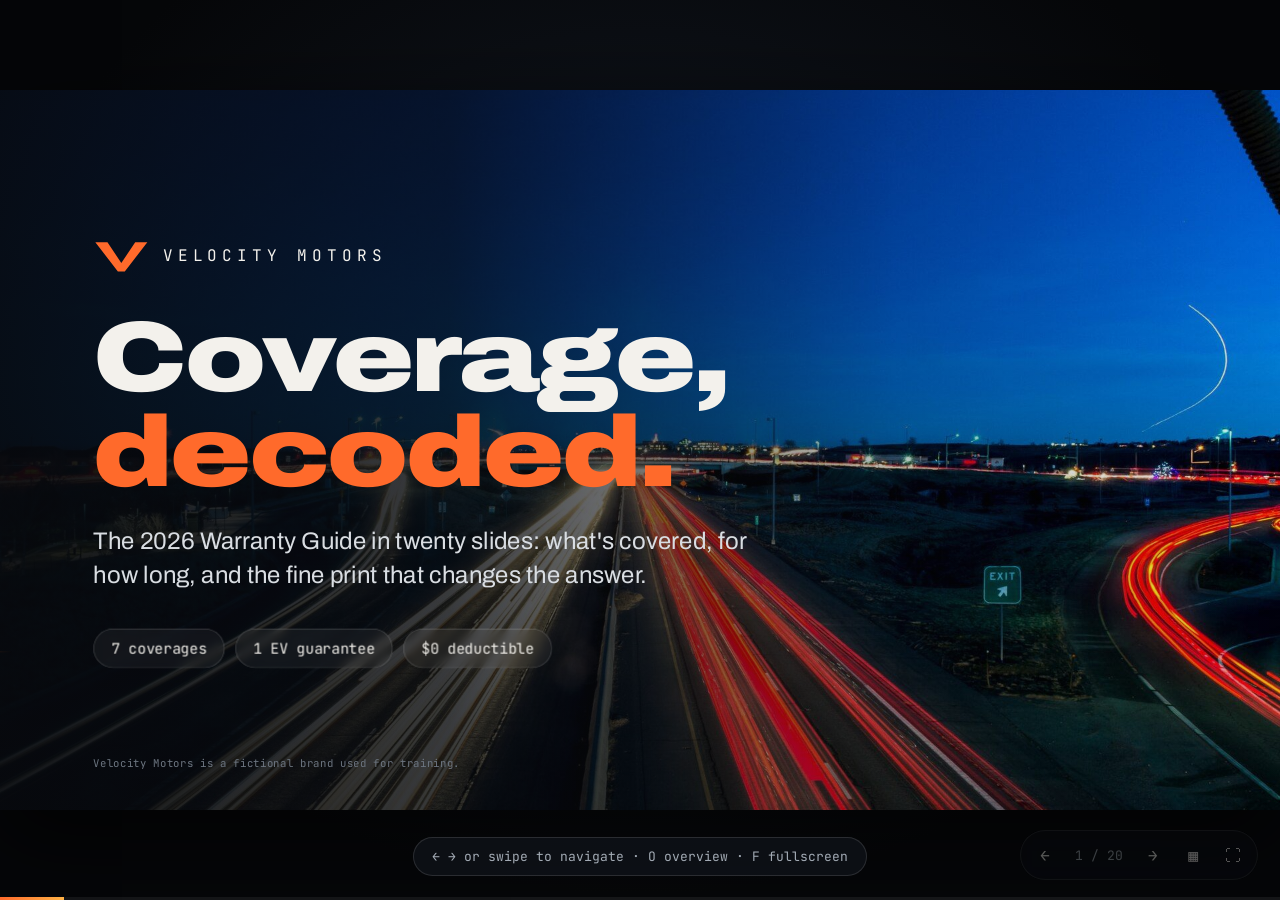
<file: index.html>
<!doctype html>
<html lang="en">
<head>
<meta charset="utf-8">
<meta name="viewport" content="width=device-width, initial-scale=1">
<title>Velocity Warranty 2026</title>
<meta name="description" content="A 20-slide visual briefing on the Velocity Motors 2026 warranty: coverage terms, EV battery guarantees, roadside assistance, CPO and claims.">
<link rel="preconnect" href="https://fonts.googleapis.com">
<link rel="preconnect" href="https://fonts.gstatic.com" crossorigin>
<link href="https://fonts.googleapis.com/css2?family=Archivo:wdth,wght@62..125,300..900&family=JetBrains+Mono:wght@400;600&display=swap" rel="stylesheet">
<link rel="stylesheet" href="deck.css">
</head>
<body>
<div class="viewport" id="viewport">
<div class="stage" id="stage">

<!-- 01 TITLE -->
<section class="slide s-title" data-title="Title">
  <div class="bg kb" style="background-image:url(img/hero.jpg)"></div>
  <div class="shade shade-left"></div>
  <div class="speedlines" aria-hidden="true"><i></i><i></i><i></i><i></i><i></i></div>
  <div class="content">
    <div class="brand reveal"><svg class="logo" viewBox="0 0 64 40"><path d="M2 4h14l16 24L48 4h14L36 38h-8z"/></svg><span>VELOCITY MOTORS</span></div>
    <h1 class="mega reveal" style="--d:.15s">Coverage,<br><em>decoded.</em></h1>
    <p class="lede reveal" style="--d:.3s">The 2026 Warranty Guide in twenty slides: what's covered, for how long, and the fine print that changes the answer.</p>
    <div class="chips reveal" style="--d:.45s"><span>7 coverages</span><span>1 EV guarantee</span><span>$0 deductible</span></div>
  </div>
  <p class="fineprint">Velocity Motors is a fictional brand used for training.</p>
</section>

<!-- 02 SEVEN PROMISES -->
<section class="slide s-grid" data-title="Seven promises">
  <div class="content">
    <p class="kicker reveal">The guide at a glance</p>
    <h2 class="reveal" style="--d:.1s">Seven promises, <em>one owner's manual.</em></h2>
    <div class="promise-grid">
      <article class="promise reveal" style="--d:.2s;--img:url(img/newcar.jpg)"><b>§1</b><h3>Basic</h3><p>4 yrs · 50k mi</p></article>
      <article class="promise reveal" style="--d:.26s;--img:url(img/engine.jpg)"><b>§2</b><h3>Powertrain</h3><p>6 yrs · 70k mi</p></article>
      <article class="promise reveal" style="--d:.32s;--img:url(img/rust.jpg)"><b>§3</b><h3>Corrosion</h3><p>7 yrs · unlimited mi</p></article>
      <article class="promise ev reveal" style="--d:.38s;--img:url(img/evcharge.jpg)"><b>§4</b><h3>EV components</h3><p>8 yrs · 100k mi</p></article>
      <article class="promise reveal" style="--d:.44s;--img:url(img/tow.jpg)"><b>§5</b><h3>Roadside</h3><p>5 yrs · unlimited mi</p></article>
      <article class="promise reveal" style="--d:.5s;--img:url(img/usedlot.jpg)"><b>§6</b><h3>Certified<br>Pre-Owned</h3><p>12 mo · 12k mi</p></article>
      <article class="promise reveal" style="--d:.56s;--img:url(img/mechanic.jpg)"><b>§7</b><h3>Claims</h3><p>Any dealer · $0</p></article>
    </div>
  </div>
</section>

<!-- 03 TIMELINE -->
<section class="slide s-timeline" data-title="Coverage timeline">
  <div class="content">
    <p class="kicker reveal">Coverage map</p>
    <h2 class="reveal" style="--d:.1s">How long each promise <em>lasts.</em></h2>
    <div class="tl reveal" style="--d:.2s">
      <div class="tl-axis"><span>0</span><span>1</span><span>2</span><span>3</span><span>4</span><span>5</span><span>6</span><span>7</span><span>8 yrs</span></div>
      <div class="tl-row first"><label>Wear items</label><div class="bar" style="--w:12.5%;--i:0"><span>12 mo · 12k mi</span></div></div>
      <div class="tl-row"><label>Basic</label><div class="bar" style="--w:50%;--i:1"><span>4 yrs · 50k mi</span></div></div>
      <div class="tl-row"><label>Roadside</label><div class="bar alt" style="--w:62.5%;--i:2"><span>5 yrs · unlimited mi</span></div></div>
      <div class="tl-row"><label>Powertrain</label><div class="bar" style="--w:75%;--i:3"><span>6 yrs · 70k mi</span></div></div>
      <div class="tl-row"><label>Corrosion</label><div class="bar alt" style="--w:87.5%;--i:4"><span>7 yrs · unlimited mi</span></div></div>
      <div class="tl-row"><label>EV drive &amp; charger</label><div class="bar ev" style="--w:100%;--i:5"><span>8 yrs · 100k mi</span></div></div>
      <div class="tl-row"><label>HV battery</label><div class="bar ev" style="--w:100%;--i:6"><span>8 yrs · 100k mi · &ge;70% capacity</span></div></div>
    </div>
    <div class="legend reveal" style="--d:.5s"><span class="k k-std"></span>Mileage-capped <span class="k k-alt"></span>Unlimited miles <span class="k k-ev"></span>Velocity Volt (EV)</div>
  </div>
</section>

<!-- 04 BASIC DIVIDER -->
<section class="slide s-divider" data-title="Basic coverage">
  <div class="bg kb" style="background-image:url(img/newcar.jpg)"></div>
  <div class="shade shade-bottom"></div>
  <div class="content">
    <p class="kicker reveal">§1 · Bumper-to-bumper</p>
    <div class="bignum reveal" style="--d:.1s"><span>4</span><small>years</small><i>/</i><span>50k</span><small>miles</small></div>
    <p class="lede reveal" style="--d:.25s">Every new Velocity is covered against <strong>defects in materials or workmanship</strong>, whichever limit you reach first.</p>
  </div>
</section>

<!-- 05 WHICHEVER COMES FIRST -->
<section class="slide s-first" data-title="Whichever comes first">
  <div class="content">
    <p class="kicker reveal">The two-clock rule</p>
    <h2 class="reveal" style="--d:.1s">Two clocks run at once. <em>The first to hit zero wins.</em></h2>
    <div class="race">
      <div class="driver reveal" style="--d:.25s">
        <h4>Commuter Casey <small>drives 9,500 mi / yr</small></h4>
        <div class="track"><div class="lane"><span class="ico">⏱</span><div class="fill t" style="--w:100%"></div><b>4 yrs ✓ hits first</b></div>
        <div class="lane"><span class="ico">◎</span><div class="fill m" style="--w:76%"></div><b>38,000 mi</b></div></div>
        <p>Coverage ends at <strong>year 4</strong>, with 12,000 miles still unused.</p>
      </div>
      <div class="driver reveal" style="--d:.4s">
        <h4>Road-tripper Riley <small>drives 20,000 mi / yr</small></h4>
        <div class="track"><div class="lane"><span class="ico">⏱</span><div class="fill t" style="--w:62.5%"></div><b>2.5 yrs</b></div>
        <div class="lane"><span class="ico">◎</span><div class="fill m" style="--w:100%"></div><b>50,000 mi ✓ hits first</b></div></div>
        <p>Coverage ends at <strong>year 2½</strong>. The mileage cap arrived first.</p>
      </div>
    </div>
    <p class="note reveal" style="--d:.55s">Applies to Basic, Powertrain, EV components and wear items. Corrosion and Roadside have only a time limit.</p>
  </div>
</section>

<!-- 06 WEAR ITEMS -->
<section class="slide s-wear" data-title="Wear items">
  <div class="split">
    <div class="photo reveal-img"><div class="bg kb" style="background-image:url(img/brakes.jpg)"></div></div>
    <div class="content">
      <p class="kicker reveal">§1 · The wear-item exception</p>
      <h2 class="reveal" style="--d:.1s">Covered for year one. <em>Then they're yours.</em></h2>
      <p class="body reveal" style="--d:.2s">Wear items are excluded <strong>after 12 months / 12,000 miles</strong>. A defect inside that window is still covered.</p>
      <div class="icons4">
        <div class="ic reveal" style="--d:.3s"><svg viewBox="0 0 48 48"><circle cx="24" cy="24" r="18"/><circle cx="24" cy="24" r="6"/><path d="M10 14a18 18 0 0 1 10-8M30 6a18 18 0 0 1 8 6"/></svg><span>Brake pads</span></div>
        <div class="ic reveal" style="--d:.36s"><svg viewBox="0 0 48 48"><path d="M6 38 40 12"/><path d="M40 12l3 3"/><path d="M12 33l-4 5h8z"/><path d="M8 40c10-16 22-24 34-26"/></svg><span>Wiper blades</span></div>
        <div class="ic reveal" style="--d:.42s"><svg viewBox="0 0 48 48"><circle cx="24" cy="24" r="19"/><circle cx="24" cy="24" r="9"/><path d="M24 5v6M24 37v6M5 24h6M37 24h6M10.5 10.5l4 4M33.5 33.5l4 4M37.5 10.5l-4 4M10.5 37.5l4-4"/></svg><span>Tires</span></div>
        <div class="ic reveal" style="--d:.48s"><svg viewBox="0 0 48 48"><path d="M17 30c-4-3-6-7-6-11a13 13 0 0 1 26 0c0 4-2 8-6 11v5H17z"/><path d="M18 40h12M20 44h8M24 30v-8l-4-4M24 22l4-4"/></svg><span>Bulbs</span></div>
      </div>
    </div>
  </div>
</section>

<!-- 07 POWERTRAIN -->
<section class="slide s-power" data-title="Powertrain">
  <div class="bg kb" style="background-image:url(img/engine.jpg)"></div>
  <div class="shade shade-left strong"></div>
  <div class="content">
    <p class="kicker reveal">§2 · Powertrain</p>
    <div class="bignum reveal" style="--d:.1s"><span>6</span><small>years</small><i>/</i><span>70k</span><small>miles</small></div>
    <p class="lede reveal" style="--d:.2s">The parts that make it move, covered two years longer than Basic.</p>
    <ul class="parts">
      <li class="reveal" style="--d:.3s"><b>01</b>Engine</li>
      <li class="reveal" style="--d:.36s"><b>02</b>Transmission</li>
      <li class="reveal" style="--d:.42s"><b>03</b>Drive axles</li>
      <li class="reveal hl" style="--d:.48s"><b>04</b>Hybrid control module <small>hybrids only</small></li>
    </ul>
  </div>
</section>

<!-- 08 CORROSION -->
<section class="slide s-rust" data-title="Corrosion">
  <div class="content">
    <p class="kicker reveal">§3 · Corrosion: 7 years, unlimited miles</p>
    <h2 class="reveal" style="--d:.1s">Rust through it, <em>not rust on it.</em></h2>
    <div class="versus">
      <figure class="vcard yes reveal" style="--d:.2s"><div class="bg" style="background-image:url(img/rust.jpg)"></div><figcaption><span class="badge ok">Covered</span><h3>Perforation</h3><p>Rust that eats a hole clean through the panel.</p></figcaption></figure>
      <div class="vs reveal" style="--d:.3s">vs</div>
      <figure class="vcard no reveal" style="--d:.35s"><div class="bg" style="background-image:url(img/surfacerust.jpg)"></div><figcaption><span class="badge bad">Not covered</span><h3>Surface rust</h3><p>Cosmetic oxidation on the outside of the metal.</p></figcaption></figure>
    </div>
  </div>
</section>

<!-- 09 EV DIVIDER -->
<section class="slide s-divider ev-theme" data-title="Velocity Volt">
  <div class="bg kb" style="background-image:url(img/evcharge.jpg)"></div>
  <div class="shade shade-bottom ev"></div>
  <div class="content">
    <p class="kicker reveal">§4 · Electric vehicle components · Velocity Volt</p>
    <div class="bignum reveal" style="--d:.1s"><span>8</span><small>years</small><i>/</i><span>100k</span><small>miles</small></div>
    <p class="lede reveal" style="--d:.25s">The longest coverage in the guide applies to the <strong>drive unit</strong>, the <strong>on-board charger</strong> and the <strong>high-voltage battery</strong>.</p>
  </div>
</section>

<!-- 10 BATTERY 70% -->
<section class="slide s-battery ev-theme" data-title="Battery guarantee">
  <div class="split rev">
    <div class="content">
      <p class="kicker reveal">§4.2 · High-voltage battery</p>
      <h2 class="reveal" style="--d:.1s">Two guarantees <em>in one battery.</em></h2>
      <div class="pair">
        <div class="reveal" style="--d:.2s"><h4>① Defects</h4><p>Any failure from materials or workmanship.</p></div>
        <div class="reveal" style="--d:.3s"><h4>② Capacity loss</h4><p>If usable capacity falls <strong>below 70%</strong> of the original rating.</p></div>
      </div>
      <p class="note reveal" style="--d:.4s">Both are limited to 8 years or 100,000 miles, whichever comes first.</p>
    </div>
    <div class="batt-wrap reveal" style="--d:.25s">
      <div class="battery">
        <div class="cap"></div>
        <div class="cells"><div class="charge"></div></div><div class="line70"><span>70% threshold</span></div>
      </div>
      <div class="batt-legend"><p><b class="okc">71–100%</b> Normal ageing</p><p><b class="badc">&lt; 70%</b> Warranty claim</p></div>
    </div>
  </div>
</section>

<!-- 11 TRANSFER -->
<section class="slide s-keys" data-title="Transferability">
  <div class="bg kb" style="background-image:url(img/keys.jpg)"></div>
  <div class="shade shade-right strong"></div>
  <div class="content right">
    <p class="kicker reveal">§4.3 · Transferability</p>
    <h2 class="reveal" style="--d:.1s">The warranty goes <em>with the car.</em></h2>
    <ul class="checks">
      <li class="reveal" style="--d:.2s"><b>Automatic.</b> No paperwork for the next owner.</li>
      <li class="reveal" style="--d:.28s"><b>Free.</b> No transfer fee.</li>
      <li class="reveal" style="--d:.36s"><b>Remainder of term.</b> The clock keeps running; it doesn't reset.</li>
    </ul>
    <div class="callout reveal" style="--d:.46s"><b>Easy to miss:</b> it sits in the EV section, but it applies to <u>all</u> Velocity warranties.</div>
  </div>
</section>

<!-- 12 EXCLUSIONS -->
<section class="slide s-excl" data-title="Exclusions">
  <div class="content">
    <p class="kicker reveal">§4.4 · Exclusions</p>
    <h2 class="reveal" style="--d:.1s">Three ways to <em>void a repair.</em></h2>
    <div class="excl">
      <figure class="ecard reveal" style="--d:.2s"><div class="bg" style="background-image:url(img/flood.jpg)"></div><figcaption><span class="x">✕</span><h3>Flooding</h3><p>Water damage from driving or parking in floods.</p></figcaption></figure>
      <figure class="ecard reveal" style="--d:.3s"><div class="bg" style="background-image:url(img/track.jpg)"></div><figcaption><span class="x">✕</span><h3>Racing &amp; track use</h3><p>Track days count as track use.</p></figcaption></figure>
      <figure class="ecard reveal" style="--d:.4s"><div class="bg" style="background-image:url(img/charger.jpg)"></div><figcaption><span class="x">✕</span><h3>Non-approved chargers</h3><p>Charge with approved equipment only.</p></figcaption></figure>
    </div>
  </div>
</section>

<!-- 13 ROADSIDE -->
<section class="slide s-road" data-title="Roadside assistance">
  <div class="bg kb" style="background-image:url(img/nightroad.jpg)"></div>
  <div class="shade shade-bottom strong"></div>
  <div class="content">
    <p class="kicker reveal">§5 · Roadside assistance</p>
    <h2 class="reveal" style="--d:.1s">24/7 for 5 years. <em>No mileage cap.</em></h2>
    <div class="services">
      <div class="svc reveal" style="--d:.2s"><svg viewBox="0 0 48 48"><path d="M4 32V20h18v12M22 24h10l6 8M4 32h40"/><circle cx="12" cy="34" r="4"/><circle cx="36" cy="34" r="4"/><path d="M22 20 34 8l4 4"/></svg><h4>Towing</h4><p>To the nearest Velocity dealer</p></div>
      <div class="svc reveal" style="--d:.28s"><svg viewBox="0 0 48 48"><circle cx="24" cy="24" r="18"/><circle cx="24" cy="24" r="8"/><path d="M24 6v4M24 38v4M6 24h4M38 24h4"/></svg><h4>Flat tire</h4><p>Change to the spare</p></div>
      <div class="svc reveal" style="--d:.36s"><svg viewBox="0 0 48 48"><rect x="6" y="14" width="36" height="26" rx="3"/><path d="M14 14v-4h6v4M28 14v-4h6v4M14 26h6M31 23v6M28 26h6"/></svg><h4>Jump start</h4><p>Dead 12-volt battery</p></div>
      <div class="svc reveal" style="--d:.44s"><svg viewBox="0 0 48 48"><rect x="10" y="22" width="28" height="20" rx="3"/><path d="M16 22v-6a8 8 0 0 1 16 0v6M24 30v5"/></svg><h4>Lockout</h4><p>Keys locked inside</p></div>
    </div>
  </div>
</section>

<!-- 14 CPO -->
<section class="slide s-cpo" data-title="Certified Pre-Owned">
  <div class="split">
    <div class="photo reveal-img"><div class="bg kb" style="background-image:url(img/inspection.jpg)"></div></div>
    <div class="content">
      <p class="kicker reveal">§6 · Certified Pre-Owned</p>
      <div class="huge reveal" style="--d:.1s">172<small>-point inspection</small></div>
      <p class="body reveal" style="--d:.2s">Every CPO vehicle is inspected before sale, then gets two layers of protection:</p>
      <div class="pair">
        <div class="reveal" style="--d:.3s"><h4>12 mo / 12k mi</h4><p>Comprehensive warranty that <strong>starts when the original Basic warranty ends</strong>.</p></div>
        <div class="reveal" style="--d:.4s"><h4>+ Powertrain</h4><p>The remaining time and miles of the original 6 yr / 70k coverage.</p></div>
      </div>
    </div>
  </div>
</section>

<!-- 15 CPO STACK -->
<section class="slide s-stack" data-title="How CPO stacks">
  <div class="content">
    <p class="kicker reveal">§6 · Worked example</p>
    <h2 class="reveal" style="--d:.1s">CPO extends coverage. <em>It doesn't replace it.</em></h2>
    <div class="stack reveal" style="--d:.2s">
      <div class="st-axis"><span>Yr 0</span><span>1</span><span>2</span><span>3</span><span>4</span><span>5</span><span>6</span></div>
      <div class="buy" style="--x:41.6%"><span>Bought CPO at 2½ yrs</span></div>
      <div class="st-row"><label>Original Basic</label><div class="seg" style="--a:0%;--b:66.6%;--i:0">Remaining Basic</div></div>
      <div class="st-row"><label>CPO comprehensive</label><div class="seg cpo" style="--a:66.6%;--b:83.3%;--i:1">12 mo / 12k</div></div>
      <div class="st-row"><label>Powertrain</label><div class="seg pt" style="--a:0%;--b:100%;--i:2">Remainder of 6 yr / 70k</div></div>
    </div>
    <p class="note reveal" style="--d:.5s">Assumes Basic hits its 4-year limit before 50,000 miles. If the miles run out first, CPO starts at that point instead.</p>
  </div>
</section>

<!-- 16 CLAIMS -->
<section class="slide s-claim" data-title="Making a claim">
  <div class="bg kb" style="background-image:url(img/mechanic.jpg)"></div>
  <div class="shade shade-full"></div>
  <div class="content center">
    <p class="kicker reveal">§7 · How to make a claim</p>
    <h2 class="reveal" style="--d:.1s">Three steps. <em>Zero dollars.</em></h2>
    <div class="steps">
      <div class="step reveal" style="--d:.2s"><b>1</b><h4>Any authorized dealer</h4><p>Not just the one where you bought the car.</p></div>
      <div class="step reveal" style="--d:.3s"><b>2</b><h4>$0 deductible</h4><p>Covered warranty repairs cost nothing.</p></div>
      <div class="step reveal" style="--d:.4s"><b>3</b><h4>Loaner car</h4><p>For repairs expected to take <strong>more than 4 hours</strong>.</p></div>
    </div>
  </div>
</section>

<!-- 17 QUIZ A -->
<section class="slide s-quiz" data-title="Test yourself I">
  <div class="content">
    <p class="kicker reveal">Test yourself · tap a card to reveal</p>
    <h2 class="reveal" style="--d:.1s">Covered or <em>not covered?</em></h2>
    <div class="cards">
      <button class="flip reveal" style="--d:.2s"><div class="face front"><span class="qn">Q1</span><p>A 5-year-old sedan with <b>60,000 mi</b> needs a new <b>transmission</b>.</p><i>Tap to reveal</i></div><div class="face back ok"><span class="verdict">Covered</span><p>Powertrain runs 6 yrs / 70k mi, and both limits are still open.</p><cite>§2</cite></div></button>
      <button class="flip reveal" style="--d:.3s"><div class="face front"><span class="qn">Q2</span><p>A 7-year-old Volt's battery now holds <b>75%</b> of its rated capacity.</p><i>Tap to reveal</i></div><div class="face back bad"><span class="verdict">Not covered</span><p>The guarantee applies below 70%. At 75%, this is normal ageing.</p><cite>§4.2</cite></div></button>
      <button class="flip reveal" style="--d:.4s"><div class="face front"><span class="qn">Q3</span><p><b>Brake pads</b> wear out at 18 months and 15,000 mi.</p><i>Tap to reveal</i></div><div class="face back bad"><span class="verdict">Not covered</span><p>Wear items are excluded after 12 months / 12,000 mi.</p><cite>§1</cite></div></button>
    </div>
  </div>
</section>

<!-- 18 QUIZ B -->
<section class="slide s-quiz" data-title="Test yourself II">
  <div class="content">
    <p class="kicker reveal">Test yourself · tap a card to reveal</p>
    <h2 class="reveal" style="--d:.1s">Trickier ones. <em>Read the fine print.</em></h2>
    <div class="cards">
      <button class="flip reveal" style="--d:.2s"><div class="face front"><span class="qn">Q4</span><p>A flat tire at <b>4½ years</b> and <b>120,000 mi</b>. Will roadside come?</p><i>Tap to reveal</i></div><div class="face back ok"><span class="verdict">Covered</span><p>Roadside lasts 5 years with unlimited miles.</p><cite>§5</cite></div></button>
      <button class="flip reveal" style="--d:.3s"><div class="face front"><span class="qn">Q5</span><p>You buy a 3-year-old <b>gas</b> Velocity privately. Do you have to pay to transfer the warranty?</p><i>Tap to reveal</i></div><div class="face back ok"><span class="verdict">No fee</span><p>Transfer is automatic and free, and applies to all Velocity warranties, not just EVs.</p><cite>§4.3</cite></div></button>
      <button class="flip reveal" style="--d:.4s"><div class="face front"><span class="qn">Q6</span><p>A Volt's on-board charger fails after weeks on a <b>non-approved charger</b>.</p><i>Tap to reveal</i></div><div class="face back bad"><span class="verdict">Not covered</span><p>Damage from non-approved chargers is excluded, even inside 8 yrs / 100k.</p><cite>§4.4</cite></div></button>
    </div>
  </div>
</section>

<!-- 19 CHEAT SHEET -->
<section class="slide s-cheat" data-title="Numbers to remember">
  <div class="content">
    <p class="kicker reveal">Cheat sheet</p>
    <h2 class="reveal" style="--d:.1s">The numbers <em>to remember.</em></h2>
    <div class="nums">
      <div class="n reveal" style="--d:.15s"><b>4 / 50k</b><span>Basic</span></div>
      <div class="n reveal" style="--d:.2s"><b>6 / 70k</b><span>Powertrain</span></div>
      <div class="n reveal" style="--d:.25s"><b>7 / ∞</b><span>Corrosion (perforation)</span></div>
      <div class="n ev reveal" style="--d:.3s"><b>8 / 100k</b><span>EV drive, charger, battery</span></div>
      <div class="n ev reveal" style="--d:.35s"><b>70%</b><span>Battery capacity floor</span></div>
      <div class="n reveal" style="--d:.4s"><b>5 / ∞</b><span>24/7 roadside</span></div>
      <div class="n reveal" style="--d:.45s"><b>12 / 12k</b><span>Wear items · CPO</span></div>
      <div class="n reveal" style="--d:.5s"><b>172</b><span>CPO inspection points</span></div>
      <div class="n reveal" style="--d:.55s"><b>$0</b><span>Deductible</span></div>
      <div class="n reveal" style="--d:.6s"><b>4 hrs</b><span>Loaner threshold</span></div>
    </div>
    <p class="note reveal" style="--d:.65s">Years / miles. ∞ = unlimited miles.</p>
  </div>
</section>

<!-- 20 CLOSE -->
<section class="slide s-close" data-title="Drive on">
  <div class="bg kb" style="background-image:url(img/closing.jpg)"></div>
  <div class="shade shade-full"></div>
  <div class="content center">
    <svg class="logo big reveal" viewBox="0 0 64 40"><path d="M2 4h14l16 24L48 4h14L36 38h-8z"/></svg>
    <h1 class="mega reveal" style="--d:.15s">Know the terms.<br><em>Drive on.</em></h1>
    <p class="lede reveal" style="--d:.3s">Source: <i>Velocity Motors Warranty Guide, 2026 edition</i>, §1–7.</p>
    <a class="credits-link reveal" style="--d:.4s" href="credits.html">Photo credits</a>
  </div>
</section>

</div>
</div>

<nav class="hud" aria-label="Slide navigation">
  <button id="prev" aria-label="Previous slide">←</button>
  <span id="count">1 / 20</span>
  <button id="next" aria-label="Next slide">→</button>
  <button id="ovw" aria-label="Overview (O)" title="Overview (O)">▦</button>
  <button id="fs" aria-label="Fullscreen (F)" title="Fullscreen (F)">⛶</button>
</nav>
<div class="progress"><i id="bar"></i></div>
<div class="hint" id="hint">← → or swipe to navigate · O overview · F fullscreen</div>
<script src="deck.js"></script>
</body>
</html>
</file>
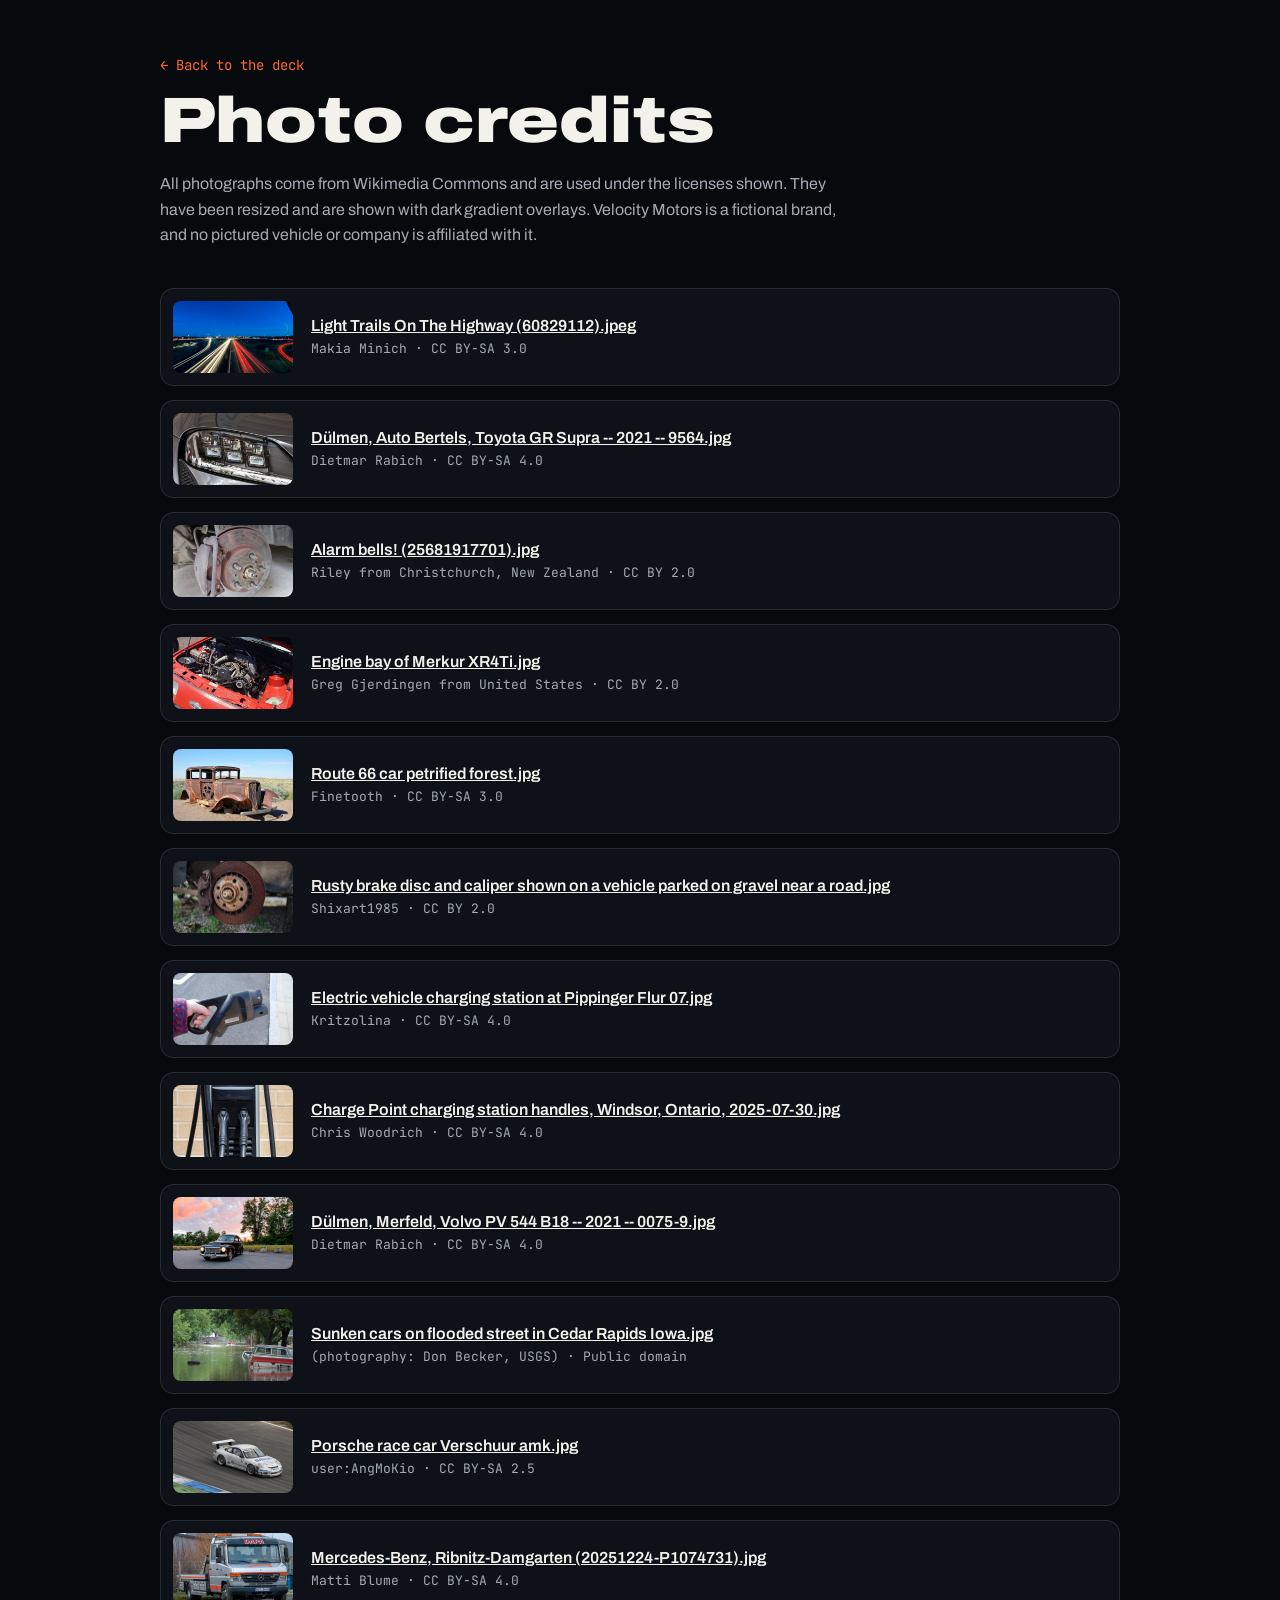
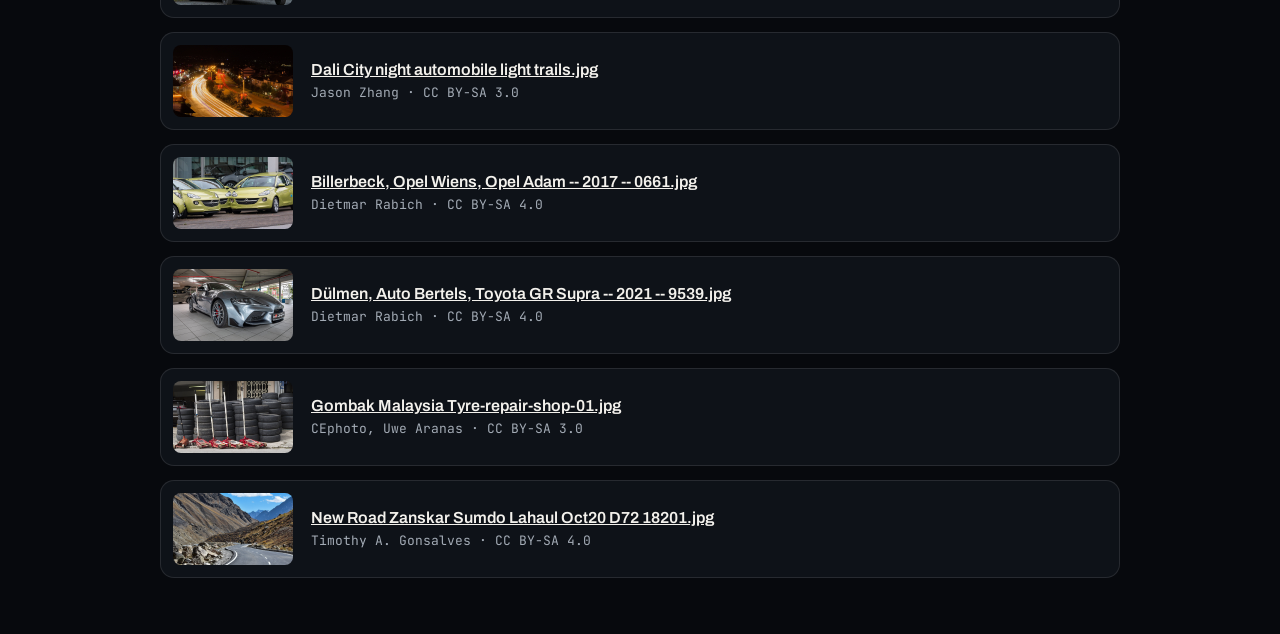
<file: credits.html>
<!doctype html>
<html lang="en"><head><meta charset="utf-8"><meta name="viewport" content="width=device-width, initial-scale=1">
<title>Photo Credits · Velocity Warranty</title>
<link href="https://fonts.googleapis.com/css2?family=Archivo:wdth,wght@62..125,300..900&family=JetBrains+Mono:wght@400;600&display=swap" rel="stylesheet">
<style>
:root{--ink:#07090d;--text:#f3f1ec;--mute:#a3abb5;--accent:#ff6a2b}
*{box-sizing:border-box;margin:0}body{background:var(--ink);color:var(--text);font-family:Archivo,system-ui,sans-serif;padding:56px 16px}
main{max-width:960px;margin:0 auto}h1{font-stretch:125%;font-weight:900;font-size:clamp(36px,6vw,64px);margin:12px 0 16px}
p{color:var(--mute);line-height:1.6;max-width:680px}a{color:var(--text)}.back{font-family:"JetBrains Mono",monospace;font-size:14px;color:var(--accent);text-decoration:none}
ul{list-style:none;padding:0;margin-top:40px;display:grid;gap:14px}
li{display:flex;gap:18px;align-items:center;padding:12px;border:1px solid #ffffff1a;border-radius:14px;background:#0e1218}
li img{width:120px;height:72px;object-fit:cover;border-radius:8px;flex:none}li div{display:flex;flex-direction:column;gap:6px;min-width:0}
li a{font-weight:600;overflow-wrap:anywhere}li span{font-family:"JetBrains Mono",monospace;font-size:13px;color:var(--mute)}
</style></head><body><main>
<a class="back" href="./#20">← Back to the deck</a>
<h1>Photo credits</h1>
<p>All photographs come from Wikimedia Commons and are used under the licenses shown. They have been resized and are shown with dark gradient overlays. Velocity Motors is a fictional brand, and no pictured vehicle or company is affiliated with it.</p>
<ul>
<li><img src="img/hero.jpg" alt="" loading="lazy"><div><a href="https://commons.wikimedia.org/wiki/File:Light_Trails_On_The_Highway_(60829112).jpeg">Light Trails On The Highway (60829112).jpeg</a><span>Makia Minich · CC BY-SA 3.0</span></div></li>
<li><img src="img/newcar.jpg" alt="" loading="lazy"><div><a href="https://commons.wikimedia.org/wiki/File:D%C3%BClmen,_Auto_Bertels,_Toyota_GR_Supra_--_2021_--_9564.jpg">Dülmen, Auto Bertels, Toyota GR Supra -- 2021 -- 9564.jpg</a><span>Dietmar Rabich · CC BY-SA 4.0</span></div></li>
<li><img src="img/brakes.jpg" alt="" loading="lazy"><div><a href="https://commons.wikimedia.org/wiki/File:Alarm_bells!_(25681917701).jpg">Alarm bells! (25681917701).jpg</a><span>Riley from Christchurch, New Zealand · CC BY 2.0</span></div></li>
<li><img src="img/engine.jpg" alt="" loading="lazy"><div><a href="https://commons.wikimedia.org/wiki/File:Engine_bay_of_Merkur_XR4Ti.jpg">Engine bay of Merkur XR4Ti.jpg</a><span>Greg Gjerdingen from United States · CC BY 2.0</span></div></li>
<li><img src="img/rust.jpg" alt="" loading="lazy"><div><a href="https://commons.wikimedia.org/wiki/File:Route_66_car_petrified_forest.jpg">Route 66 car petrified forest.jpg</a><span>Finetooth · CC BY-SA 3.0</span></div></li>
<li><img src="img/surfacerust.jpg" alt="" loading="lazy"><div><a href="https://commons.wikimedia.org/wiki/File:Rusty_brake_disc_and_caliper_shown_on_a_vehicle_parked_on_gravel_near_a_road.jpg">Rusty brake disc and caliper shown on a vehicle parked on gravel near a road.jpg</a><span>Shixart1985 · CC BY 2.0</span></div></li>
<li><img src="img/evcharge.jpg" alt="" loading="lazy"><div><a href="https://commons.wikimedia.org/wiki/File:Electric_vehicle_charging_station_at_Pippinger_Flur_07.jpg">Electric vehicle charging station at Pippinger Flur 07.jpg</a><span>Kritzolina · CC BY-SA 4.0</span></div></li>
<li><img src="img/charger.jpg" alt="" loading="lazy"><div><a href="https://commons.wikimedia.org/wiki/File:Charge_Point_charging_station_handles,_Windsor,_Ontario,_2025-07-30.jpg">Charge Point charging station handles, Windsor, Ontario, 2025-07-30.jpg</a><span>Chris Woodrich · CC BY-SA 4.0</span></div></li>
<li><img src="img/keys.jpg" alt="" loading="lazy"><div><a href="https://commons.wikimedia.org/wiki/File:D%C3%BClmen,_Merfeld,_Volvo_PV_544_B18_--_2021_--_0075-9.jpg">Dülmen, Merfeld, Volvo PV 544 B18 -- 2021 -- 0075-9.jpg</a><span>Dietmar Rabich · CC BY-SA 4.0</span></div></li>
<li><img src="img/flood.jpg" alt="" loading="lazy"><div><a href="https://commons.wikimedia.org/wiki/File:Sunken_cars_on_flooded_street_in_Cedar_Rapids_Iowa.jpg">Sunken cars on flooded street in Cedar Rapids Iowa.jpg</a><span>(photography: Don Becker, USGS) · Public domain</span></div></li>
<li><img src="img/track.jpg" alt="" loading="lazy"><div><a href="https://commons.wikimedia.org/wiki/File:Porsche_race_car_Verschuur_amk.jpg">Porsche race car Verschuur amk.jpg</a><span>user:AngMoKio · CC BY-SA 2.5</span></div></li>
<li><img src="img/tow.jpg" alt="" loading="lazy"><div><a href="https://commons.wikimedia.org/wiki/File:Mercedes-Benz,_Ribnitz-Damgarten_(20251224-P1074731).jpg">Mercedes-Benz, Ribnitz-Damgarten (20251224-P1074731).jpg</a><span>Matti Blume · CC BY-SA 4.0</span></div></li>
<li><img src="img/nightroad.jpg" alt="" loading="lazy"><div><a href="https://commons.wikimedia.org/wiki/File:Dali_City_night_automobile_light_trails.jpg">Dali City night automobile light trails.jpg</a><span>Jason Zhang · CC BY-SA 3.0</span></div></li>
<li><img src="img/usedlot.jpg" alt="" loading="lazy"><div><a href="https://commons.wikimedia.org/wiki/File:Billerbeck,_Opel_Wiens,_Opel_Adam_--_2017_--_0661.jpg">Billerbeck, Opel Wiens, Opel Adam -- 2017 -- 0661.jpg</a><span>Dietmar Rabich · CC BY-SA 4.0</span></div></li>
<li><img src="img/inspection.jpg" alt="" loading="lazy"><div><a href="https://commons.wikimedia.org/wiki/File:D%C3%BClmen,_Auto_Bertels,_Toyota_GR_Supra_--_2021_--_9539.jpg">Dülmen, Auto Bertels, Toyota GR Supra -- 2021 -- 9539.jpg</a><span>Dietmar Rabich · CC BY-SA 4.0</span></div></li>
<li><img src="img/mechanic.jpg" alt="" loading="lazy"><div><a href="https://commons.wikimedia.org/wiki/File:Gombak_Malaysia_Tyre-repair-shop-01.jpg">Gombak Malaysia Tyre-repair-shop-01.jpg</a><span>CEphoto, Uwe Aranas · CC BY-SA 3.0</span></div></li>
<li><img src="img/closing.jpg" alt="" loading="lazy"><div><a href="https://commons.wikimedia.org/wiki/File:New_Road_Zanskar_Sumdo_Lahaul_Oct20_D72_18201.jpg">New Road Zanskar Sumdo Lahaul Oct20 D72 18201.jpg</a><span>Timothy A. Gonsalves · CC BY-SA 4.0</span></div></li>
</ul></main></body></html>
</file>
<file: deck.css>
:root{
  --ink:#07090d; --ink2:#0e1218; --panel:#141921; --line:#ffffff1a;
  --text:#f3f1ec; --mute:#a3abb5; --dim:#6c7580;
  --accent:#ff6a2b; --accent2:#ffb347;
  --ev:#3fe0cc; --ev2:#7af7e6;
  --ok:#41d68f; --bad:#ff5468;
  --display:"Archivo",system-ui,sans-serif;
  --mono:"JetBrains Mono",ui-monospace,monospace;
  --ease:cubic-bezier(.2,.7,.1,1);
}
*{box-sizing:border-box;margin:0;padding:0}
html,body{height:100%;background:var(--ink);color:var(--text);font-family:var(--display);overflow:hidden;-webkit-font-smoothing:antialiased}
button{font:inherit;color:inherit;background:none;border:0;cursor:pointer}

/* ---------- stage ---------- */
.viewport{position:fixed;inset:0;display:grid;place-items:center;background:radial-gradient(ellipse at 50% 40%,#121822,#050608 70%)}
.stage{position:absolute;left:50%;top:50%;width:1920px;height:1080px;transform-origin:0 0;overflow:hidden;background:var(--ink);box-shadow:0 40px 120px #000a}
.slide{position:absolute;inset:0;opacity:0;visibility:hidden;transition:opacity .7s var(--ease),visibility 0s linear .7s;overflow:hidden;
  background:radial-gradient(1200px 700px at 85% -10%,#ff6a2b14,transparent 60%),radial-gradient(900px 600px at -10% 110%,#3fe0cc0d,transparent 60%),var(--ink)}
.slide.active{opacity:1;visibility:visible;transition:opacity .7s var(--ease),visibility 0s}
.slide.ev-theme{background:radial-gradient(1200px 700px at 85% -10%,#3fe0cc1f,transparent 60%),var(--ink)}
.content{position:relative;z-index:3;height:100%;padding:120px 140px 110px;display:flex;flex-direction:column;justify-content:center}
.content.center{align-items:center;text-align:center}
.content.right{margin-left:auto;width:58%;padding-left:40px}

/* ---------- imagery ---------- */
.bg{position:absolute;inset:0;background-size:cover;background-position:center}
.kb{transform:scale(1.12);transition:transform 9s linear}
.active .kb{transform:scale(1.0)}
.shade{position:absolute;inset:0;z-index:2;pointer-events:none}
.shade-left{background:linear-gradient(90deg,#07090df2 0%,#07090dcc 35%,#07090d40 70%,#07090d10)}
.shade-left.strong{background:linear-gradient(90deg,#07090d 0%,#07090df0 38%,#07090d70 72%,#07090d30)}
.shade-right.strong{background:linear-gradient(270deg,#07090d 0%,#07090df0 45%,#07090d60 78%,#07090d20)}
.shade-bottom{background:linear-gradient(0deg,#07090d 0%,#07090de6 30%,#07090d55 65%,#07090d30)}
.shade-bottom.strong{background:linear-gradient(0deg,#07090d 0%,#07090df2 38%,#07090d80 70%,#07090d55)}
.shade-bottom.ev{background:linear-gradient(0deg,#03100f 0%,#041311e6 30%,#07090d55 65%,#07090d30)}
.shade-full{background:radial-gradient(ellipse at center,#07090dd9 0%,#07090df0 70%)}

/* ---------- type ---------- */
.kicker{font-family:var(--mono);font-size:22px;letter-spacing:.18em;text-transform:uppercase;color:var(--accent);margin-bottom:28px;display:flex;align-items:center;gap:18px}
.kicker::before{content:"";width:56px;height:2px;background:currentColor}
.ev-theme .kicker{color:var(--ev)}
h1,h2,h3,h4{font-stretch:125%;font-weight:800;line-height:1.02;letter-spacing:-.01em}
h1.mega{font-size:150px;line-height:.95;letter-spacing:-.025em;font-weight:900}
h2{font-size:84px;max-width:1500px;margin-bottom:56px}
h1 em,h2 em{font-style:normal;color:var(--accent);display:inline}
.ev-theme h2 em,.ev-theme h1 em{color:var(--ev)}
h3{font-size:40px}
h4{font-size:32px;margin-bottom:10px}
.lede{font-size:36px;line-height:1.4;color:#d9dde2;max-width:1000px;font-weight:400;font-stretch:100%;margin-top:36px}
.body{font-size:32px;line-height:1.45;color:#d3d8de;margin-bottom:40px}
strong{color:var(--text);font-weight:700}
.note{font-family:var(--mono);font-size:21px;color:var(--mute);margin-top:44px;max-width:1400px;line-height:1.55}
.note::before{content:"※ ";color:var(--accent)}

/* ---------- reveal animation ---------- */
.reveal{opacity:0;transform:translateY(34px);transition:opacity .8s var(--ease),transform .9s var(--ease);transition-delay:0s}
.active .reveal{opacity:1;transform:none;transition-delay:calc(var(--d,0s) + .15s)}
.reveal-img{clip-path:inset(0 100% 0 0);transition:clip-path 1.1s var(--ease)}
.active .reveal-img{clip-path:inset(0 0 0 0)}

/* ---------- 01 title ---------- */
.brand{display:flex;align-items:center;gap:20px;font-family:var(--mono);font-size:24px;letter-spacing:.35em;color:var(--text);margin-bottom:56px}
.logo{width:84px;height:52px;fill:var(--accent)}
.logo.big{width:200px;height:124px;margin-bottom:40px;filter:drop-shadow(0 0 40px #ff6a2b80)}
.chips{display:flex;gap:16px;margin-top:56px}
.chips span{font-family:var(--mono);font-size:22px;padding:14px 26px;border:1px solid #ffffff33;border-radius:100px;background:#ffffff0d;backdrop-filter:blur(6px)}
.fineprint{position:absolute;z-index:4;left:140px;bottom:60px;font-family:var(--mono);font-size:16px;color:var(--dim)}
.speedlines{position:absolute;inset:0;z-index:2;pointer-events:none;overflow:hidden}
.speedlines i{position:absolute;height:2px;width:420px;left:-500px;background:linear-gradient(90deg,transparent,var(--accent),transparent);opacity:.7}
.active .speedlines i{animation:zip 3.4s linear infinite}
.speedlines i:nth-child(1){top:22%;animation-delay:.2s!important}
.speedlines i:nth-child(2){top:41%;animation-delay:1.3s!important;width:300px}
.speedlines i:nth-child(3){top:63%;animation-delay:2.1s!important}
.speedlines i:nth-child(4){top:78%;animation-delay:.8s!important;width:520px}
.speedlines i:nth-child(5){top:88%;animation-delay:2.7s!important;width:260px}
@keyframes zip{from{transform:translateX(0)}to{transform:translateX(2600px)}}

/* ---------- 02 grid ---------- */
.promise-grid{display:grid;grid-template-columns:repeat(4,1fr);grid-auto-rows:270px;gap:22px}
.promise{position:relative;border-radius:22px;overflow:hidden;padding:30px;display:flex;flex-direction:column;justify-content:flex-end;background:var(--panel);isolation:isolate;border:1px solid var(--line)}
.promise::before{content:"";position:absolute;inset:0;background:var(--img) center/cover;z-index:-2;transition:transform 1.2s var(--ease);transform:scale(1.08)}
.active .promise::before{transform:scale(1)}
.promise::after{content:"";position:absolute;inset:0;z-index:-1;background:linear-gradient(0deg,#07090df5 10%,#07090d99 50%,#07090d33)}
.promise:first-child{grid-row:span 2}
.promise:first-child h3{font-size:64px}
.promise b{position:absolute;top:24px;left:28px;font-family:var(--mono);font-size:20px;color:var(--accent);background:#07090dcc;padding:6px 12px;border-radius:8px}
.promise.ev b{color:var(--ev)}
.promise h3{font-size:36px}
.promise p{font-family:var(--mono);font-size:22px;color:var(--mute);margin-top:10px}

/* ---------- 03 timeline ---------- */
.tl{position:relative;padding-left:330px}
.tl-axis{display:flex;justify-content:space-between;font-family:var(--mono);font-size:20px;color:var(--dim);margin-bottom:18px;margin-right:-14px}
.tl-axis span{width:0;white-space:nowrap;display:flex;justify-content:center}
.tl::before{content:"";position:absolute;left:330px;right:0;top:40px;bottom:0;
  background:repeating-linear-gradient(90deg,#ffffff14 0 1px,transparent 1px 12.5%);pointer-events:none}
.tl-row{position:relative;height:74px;display:flex;align-items:center;margin-bottom:14px}
.tl-row label{position:absolute;left:-330px;width:300px;text-align:right;font-size:28px;font-weight:600;color:#dfe3e8}
.bar{height:58px;width:var(--w);border-radius:0 12px 12px 0;background:linear-gradient(90deg,#ff6a2b33,var(--accent));position:relative;display:flex;align-items:center;justify-content:flex-end;padding-right:20px;
  transform:scaleX(0);transform-origin:left;transition:transform 1.1s var(--ease)}
.active .bar{transform:scaleX(1);transition-delay:calc(.5s + var(--i)*.12s)}
.bar.alt{background:linear-gradient(90deg,#ffb34733,var(--accent2))}
.bar.alt::after{content:"∞";position:absolute;right:-48px;font-size:40px;color:var(--accent2);font-weight:700}
.bar.ev{background:linear-gradient(90deg,#3fe0cc33,var(--ev))}
.bar span{font-family:var(--mono);font-size:21px;font-weight:600;color:#07090d;white-space:nowrap;opacity:0;transition:opacity .5s;transition-delay:0s}
.active .bar span{opacity:1;transition-delay:calc(1.2s + var(--i)*.12s)}
.tl-row.first .bar span{color:var(--text);position:absolute;left:calc(100% + 20px)}
.legend{display:flex;gap:28px;align-items:center;margin-top:36px;padding-left:330px;font-family:var(--mono);font-size:20px;color:var(--mute)}
.k{width:22px;height:22px;border-radius:5px;display:inline-block;margin-right:-14px}
.k-std{background:var(--accent)}.k-alt{background:var(--accent2)}.k-ev{background:var(--ev)}

/* ---------- divider big numbers ---------- */
.s-divider .content{justify-content:flex-end;padding-bottom:140px}
.bignum{display:flex;align-items:baseline;gap:18px;font-stretch:125%;font-weight:900;line-height:.85}
.bignum span{font-size:240px;letter-spacing:-.04em;background:linear-gradient(180deg,#fff 30%,#ffffffa8);-webkit-background-clip:text;background-clip:text;color:transparent}
.bignum small{font-family:var(--mono);font-size:30px;font-weight:600;color:var(--accent);letter-spacing:.1em;text-transform:uppercase;margin-right:24px}
.ev-theme .bignum small{color:var(--ev)}
.bignum i{font-style:normal;font-size:180px;color:#ffffff40;font-weight:300}
.s-power .bignum span{font-size:200px}

/* ---------- 05 race ---------- */
.race{display:grid;grid-template-columns:1fr 1fr;gap:44px}
.driver{background:linear-gradient(160deg,#1a2029,#0f1319);border:1px solid var(--line);border-radius:26px;padding:44px}
.driver h4{font-size:38px;display:flex;flex-direction:column;gap:8px}
.driver h4 small{font-family:var(--mono);font-size:20px;font-weight:400;color:var(--mute);font-stretch:100%}
.track{margin:34px 0}
.lane{position:relative;height:64px;background:#ffffff0a;border-radius:14px;margin-bottom:16px;display:flex;align-items:center;overflow:hidden}
.lane .ico{position:relative;z-index:2;width:64px;text-align:center;font-size:28px}
.lane .fill{position:absolute;left:0;top:0;bottom:0;width:var(--w);transform:scaleX(0);transform-origin:left;transition:transform 1.4s var(--ease);border-radius:14px}
.active .lane .fill{transform:scaleX(1);transition-delay:.7s}
.fill.t{background:linear-gradient(90deg,#ff6a2b22,#ff6a2baa)}
.fill.m{background:linear-gradient(90deg,#ffb34722,#ffb347aa)}
.lane b{position:relative;z-index:2;font-family:var(--mono);font-size:22px}
.driver p{font-size:28px;color:#d3d8de;line-height:1.4}

/* ---------- split layouts ---------- */
.split{display:grid;grid-template-columns:44% 56%;height:100%}
.split.rev{grid-template-columns:56% 44%}
.split .photo{position:relative;overflow:hidden}
.split .content{padding:110px 120px}
.icons4{display:grid;grid-template-columns:repeat(4,1fr);gap:20px}
.ic{display:flex;flex-direction:column;align-items:center;gap:18px;padding:30px 10px;border-radius:20px;background:#ffffff08;border:1px solid var(--line)}
.ic svg,.svc svg{width:72px;height:72px;fill:none;stroke:var(--accent);stroke-width:2.4;stroke-linecap:round;stroke-linejoin:round}
.ic span{font-size:24px;font-weight:600}

/* ---------- 07 powertrain ---------- */
.parts{list-style:none;margin-top:50px;display:grid;gap:14px;max-width:820px}
.parts li{display:flex;align-items:center;gap:24px;font-size:36px;font-weight:600;padding:20px 28px;border-left:3px solid var(--accent);background:linear-gradient(90deg,#ff6a2b1f,transparent)}
.parts b{font-family:var(--mono);font-size:20px;color:var(--accent)}
.parts small{font-family:var(--mono);font-size:18px;color:var(--ev);border:1px solid var(--ev);padding:4px 12px;border-radius:100px;margin-left:auto;font-weight:400}

/* ---------- 08 versus ---------- */
.versus{display:grid;grid-template-columns:1fr auto 1fr;gap:36px;align-items:center;height:580px}
.vcard,.ecard{position:relative;height:100%;border-radius:26px;overflow:hidden;border:1px solid var(--line)}
.vcard figcaption,.ecard figcaption{position:absolute;left:0;right:0;bottom:0;padding:40px;background:linear-gradient(0deg,#07090d 15%,#07090dcc 60%,transparent)}
.vcard p,.ecard p{font-size:26px;color:#cfd4da;margin-top:10px;line-height:1.4}
.vcard h3{font-size:52px;margin-top:16px}
.badge{font-family:var(--mono);font-size:20px;padding:8px 16px;border-radius:8px;font-weight:600;letter-spacing:.06em;text-transform:uppercase}
.badge.ok{background:var(--ok);color:#03140b}.badge.bad{background:var(--bad);color:#1a0306}
.vcard.no .bg{filter:saturate(.6) brightness(.85)}
.vs{font-stretch:125%;font-weight:900;font-size:56px;color:var(--dim)}

/* ---------- 10 battery ---------- */
.batt-wrap{display:flex;flex-direction:column;align-items:center;justify-content:center;gap:40px;position:relative;z-index:3}
.battery{position:relative;width:300px;height:560px;border:6px solid #ffffff55;border-radius:36px;padding:16px}
.battery .cap{position:absolute;top:-34px;left:50%;transform:translateX(-50%);width:110px;height:28px;border-radius:10px 10px 0 0;background:#ffffff55}
.cells{position:relative;height:100%;border-radius:20px;overflow:hidden;background:repeating-linear-gradient(0deg,#ffffff08 0 54px,#07090d 54px 58px)}
.charge{position:absolute;left:0;right:0;bottom:0;height:100%;background:linear-gradient(0deg,var(--ev),#3fe0cc77);transform-origin:bottom;transform:scaleY(1)}
.active .charge{animation:drain 6s var(--ease) .8s infinite}
@keyframes drain{0%{transform:scaleY(1);background-color:var(--ev)}45%{transform:scaleY(.72)}60%{transform:scaleY(.64);filter:hue-rotate(140deg) saturate(1.4)}80%{transform:scaleY(.64);filter:hue-rotate(140deg) saturate(1.4)}100%{transform:scaleY(1)}}
.line70{position:absolute;left:-14px;right:-14px;bottom:calc(16px + (100% - 32px) * .7);border-top:3px dashed var(--bad);z-index:2}
.line70 span{position:absolute;left:calc(100% + 18px);top:-18px;font-family:var(--mono);font-size:22px;color:var(--bad);white-space:nowrap}
.batt-legend{display:flex;gap:36px;font-family:var(--mono);font-size:20px;color:var(--mute)}
.batt-legend b{display:block;font-size:30px;margin-bottom:4px}
.okc{color:var(--ev)}.badc{color:var(--bad)}
.pair{display:grid;grid-template-columns:1fr 1fr;gap:24px}
.pair>div{padding:32px;border-radius:20px;background:#ffffff08;border:1px solid var(--line)}
.pair p{font-size:26px;line-height:1.45;color:#cfd4da}
.ev-theme .pair h4{color:var(--ev)}
.s-cpo .pair h4{color:var(--accent)}

/* ---------- 11 keys ---------- */
.checks{list-style:none;display:grid;gap:22px}
.checks li{font-size:34px;line-height:1.35;padding-left:64px;position:relative;color:#d9dde2}
.checks li::before{content:"✓";position:absolute;left:0;top:-2px;width:44px;height:44px;border-radius:50%;background:var(--accent);color:#07090d;font-weight:900;display:grid;place-items:center;font-size:26px}
.callout{margin-top:50px;padding:30px 36px;border-radius:18px;background:#ffb3471a;border:1px solid #ffb34766;font-size:28px;line-height:1.45;color:#ffe3c0}
.callout b{color:var(--accent2)}

/* ---------- 12 exclusions ---------- */
.excl{display:grid;grid-template-columns:repeat(3,1fr);gap:28px;height:600px}
.ecard .bg{transition:transform 1.4s var(--ease);transform:scale(1.1)}
.active .ecard .bg{transform:scale(1)}
.ecard h3{font-size:44px}
.ecard .x{position:absolute;top:-560px;right:30px;width:72px;height:72px;border-radius:50%;background:var(--bad);color:#fff;font-size:36px;font-weight:900;display:grid;place-items:center;box-shadow:0 0 0 10px #ff546833}

/* ---------- 13 roadside ---------- */
.s-road .content{justify-content:flex-end}
.services{display:grid;grid-template-columns:repeat(4,1fr);gap:24px}
.svc{padding:36px 32px;border-radius:22px;background:#07090dbb;backdrop-filter:blur(10px);border:1px solid #ffffff22}
.svc svg{margin-bottom:20px}
.svc p{font-size:24px;color:var(--mute)}

/* ---------- 14 cpo ---------- */
.huge{font-stretch:125%;font-weight:900;font-size:220px;line-height:.85;letter-spacing:-.04em;color:var(--accent);margin-bottom:30px}
.huge small{display:block;font-size:44px;letter-spacing:0;color:var(--text);font-weight:800;margin-top:14px}

/* ---------- 15 stack ---------- */
.stack{position:relative;padding-left:330px;padding-top:70px}
.st-axis{display:flex;justify-content:space-between;font-family:var(--mono);font-size:20px;color:var(--dim);margin-bottom:22px}
.st-axis span{width:0;white-space:nowrap;display:flex;justify-content:center}
.stack::after{content:"";position:absolute;left:330px;right:0;top:110px;bottom:0;background:repeating-linear-gradient(90deg,#ffffff14 0 1px,transparent 1px 16.666%);pointer-events:none}
.st-row{position:relative;height:96px;margin-bottom:18px}
.st-row label{position:absolute;left:-330px;width:300px;text-align:right;top:30px;font-size:28px;font-weight:600}
.seg{position:absolute;top:0;bottom:0;left:var(--a);width:calc(var(--b) - var(--a));border-radius:14px;display:flex;align-items:center;padding:0 26px;font-family:var(--mono);font-size:22px;font-weight:600;color:#07090d;
  background:linear-gradient(90deg,#ffffff55,#ffffffbb);transform:scaleX(0);transform-origin:left;transition:transform 1.1s var(--ease)}
.active .seg{transform:scaleX(1);transition-delay:calc(.6s + var(--i)*.35s)}
.seg.cpo{background:linear-gradient(90deg,var(--accent2),var(--accent));box-shadow:0 0 50px #ff6a2b66}
.seg.pt{background:linear-gradient(90deg,#ff6a2b44,#ff6a2b99);color:var(--text)}
.buy{position:absolute;left:calc(330px + (100% - 330px) * .4166);top:0;bottom:-10px;border-left:3px dashed var(--ev);z-index:2}
.buy span{position:absolute;top:0;left:14px;white-space:nowrap;font-family:var(--mono);font-size:20px;color:var(--ev);background:var(--ink);padding:4px 10px;border-radius:6px}
.st-row .seg{opacity:1}

/* ---------- 16 claims ---------- */
.steps{display:grid;grid-template-columns:repeat(3,1fr);gap:30px;width:100%;max-width:1560px;text-align:left}
.step{position:relative;padding:50px 40px 44px;border-radius:24px;background:#0e1218cc;border:1px solid #ffffff22;backdrop-filter:blur(10px)}
.step b{display:block;font-stretch:125%;font-weight:900;font-size:110px;line-height:.8;color:transparent;-webkit-text-stroke:2px var(--accent);margin-bottom:30px}
.step h4{font-size:36px}
.step p{font-size:26px;line-height:1.45;color:#cfd4da}

/* ---------- 17/18 quiz ---------- */
.cards{display:grid;grid-template-columns:repeat(3,1fr);gap:32px;height:560px}
.flip{position:relative;perspective:1600px;text-align:left}
.flip .face{position:absolute;inset:0;border-radius:26px;padding:44px;display:flex;flex-direction:column;backface-visibility:hidden;-webkit-backface-visibility:hidden;transition:transform .8s var(--ease);border:1px solid var(--line)}
.front{background:linear-gradient(160deg,#1c232d,#10141a)}
.front p{font-size:38px;line-height:1.38;margin-top:30px;color:#e3e6ea;font-weight:500}
.front p b{color:var(--accent2)}
.front i{margin-top:auto;font-family:var(--mono);font-size:19px;font-style:normal;color:var(--dim);display:flex;gap:10px;align-items:center}
.front i::before{content:"↻";color:var(--accent);font-size:26px}
.qn{font-family:var(--mono);font-size:22px;color:var(--accent);font-weight:600}
.back{transform:rotateY(180deg)}
.back.ok{background:linear-gradient(160deg,#0f3a28,#0b1f17);border-color:#41d68f66}
.back.bad{background:linear-gradient(160deg,#3d1219,#1f0b0f);border-color:#ff546866}
.verdict{font-stretch:125%;font-weight:900;font-size:62px;line-height:1}
.back.ok .verdict{color:var(--ok)}.back.bad .verdict{color:var(--bad)}
.back p{font-size:30px;line-height:1.45;margin-top:30px;color:#e7eaee}
.back cite{margin-top:auto;font-family:var(--mono);font-style:normal;font-size:22px;color:var(--mute)}
.flip.on .front{transform:rotateY(-180deg)}
.flip.on .back{transform:rotateY(0)}
.flip:hover .front{border-color:#ff6a2b88}
.flip:focus-visible{outline:3px solid var(--accent);outline-offset:6px;border-radius:26px}

/* ---------- 19 cheat sheet ---------- */
.nums{display:grid;grid-template-columns:repeat(5,1fr);gap:22px}
.n{padding:36px 30px;border-radius:22px;background:linear-gradient(160deg,#1a2029,#0f1319);border:1px solid var(--line);min-height:210px;display:flex;flex-direction:column;justify-content:space-between}
.n b{font-stretch:125%;font-weight:900;font-size:64px;letter-spacing:-.02em;color:var(--accent);white-space:nowrap}
.n.ev b{color:var(--ev)}
.n span{font-size:24px;color:#cfd4da;line-height:1.3}

/* ---------- 20 close ---------- */
.s-close h1.mega{font-size:140px}
.credits-link{margin-top:56px;font-family:var(--mono);font-size:20px;color:var(--mute);text-decoration:none;border-bottom:1px solid var(--dim);padding-bottom:4px}
.credits-link:hover{color:var(--text)}

/* ---------- HUD ---------- */
.hud{position:fixed;z-index:20;right:22px;bottom:20px;display:flex;align-items:center;gap:4px;padding:6px;border-radius:100px;background:#0e1218cc;border:1px solid #ffffff1f;backdrop-filter:blur(10px);font-family:var(--mono);font-size:13px;color:var(--mute);opacity:.35;transition:opacity .3s}
.hud:hover,.hud:focus-within{opacity:1}
.hud button{width:36px;height:36px;border-radius:50%;font-size:16px;color:var(--text)}
.hud button:hover{background:#ffffff1a}
#count{min-width:64px;text-align:center}
.progress{position:fixed;z-index:20;left:0;right:0;bottom:0;height:3px;background:#ffffff10}
.progress i{display:block;height:100%;width:0;background:linear-gradient(90deg,var(--accent),var(--accent2));transition:width .6s var(--ease)}
.hint{position:fixed;z-index:20;left:50%;bottom:24px;transform:translateX(-50%);font-family:var(--mono);font-size:13px;color:var(--mute);background:#0e1218dd;border:1px solid #ffffff1f;padding:10px 18px;border-radius:100px;transition:opacity 1s;pointer-events:none;white-space:nowrap}
.hint.gone{opacity:0}

/* ---------- overview ---------- */
body.overview{overflow:auto}
body.overview .viewport{position:static;display:block;padding:40px 24px 80px;min-height:100%}
body.overview .stage{position:static;transform:none!important;width:auto;height:auto;display:flex;flex-wrap:wrap;gap:22px;justify-content:center;background:none;box-shadow:none;overflow:visible}
body.overview .slide{position:relative;inset:auto;opacity:1;visibility:visible;width:1920px;height:1080px;zoom:var(--os,.16);cursor:pointer;border-radius:40px;outline:10px solid transparent;transition:outline-color .2s}
body.overview .slide:hover{outline-color:var(--accent)}
body.overview .slide.current{outline-color:#ffffff66}
body.overview .slide .reveal{opacity:1;transform:none;transition:none}
body.overview .slide .reveal-img{clip-path:none}
body.overview .slide .bar,body.overview .slide .seg,body.overview .slide .fill{transform:none;transition:none}
body.overview .slide .bar span{opacity:1}
body.overview .kb{transform:none}
body.overview .hint{display:none}

@media (prefers-reduced-motion:reduce){
  *,*::before,*::after{animation:none!important;transition-duration:.01s!important;transition-delay:0s!important}
}
@media print{
  html,body{overflow:visible;height:auto}
  .hud,.progress,.hint{display:none}
  .viewport{position:static;display:block}
  .stage{position:relative;transform:none!important;left:0;top:0;width:1920px;height:auto;overflow:visible;box-shadow:none}
  .slide{position:relative;opacity:1;visibility:visible;width:1920px;height:1080px;page-break-after:always}
  .reveal{opacity:1;transform:none}.reveal-img{clip-path:none}.bar,.seg,.fill{transform:none}.bar span{opacity:1}
  @page{size:1920px 1080px;margin:0}
}
</file>
